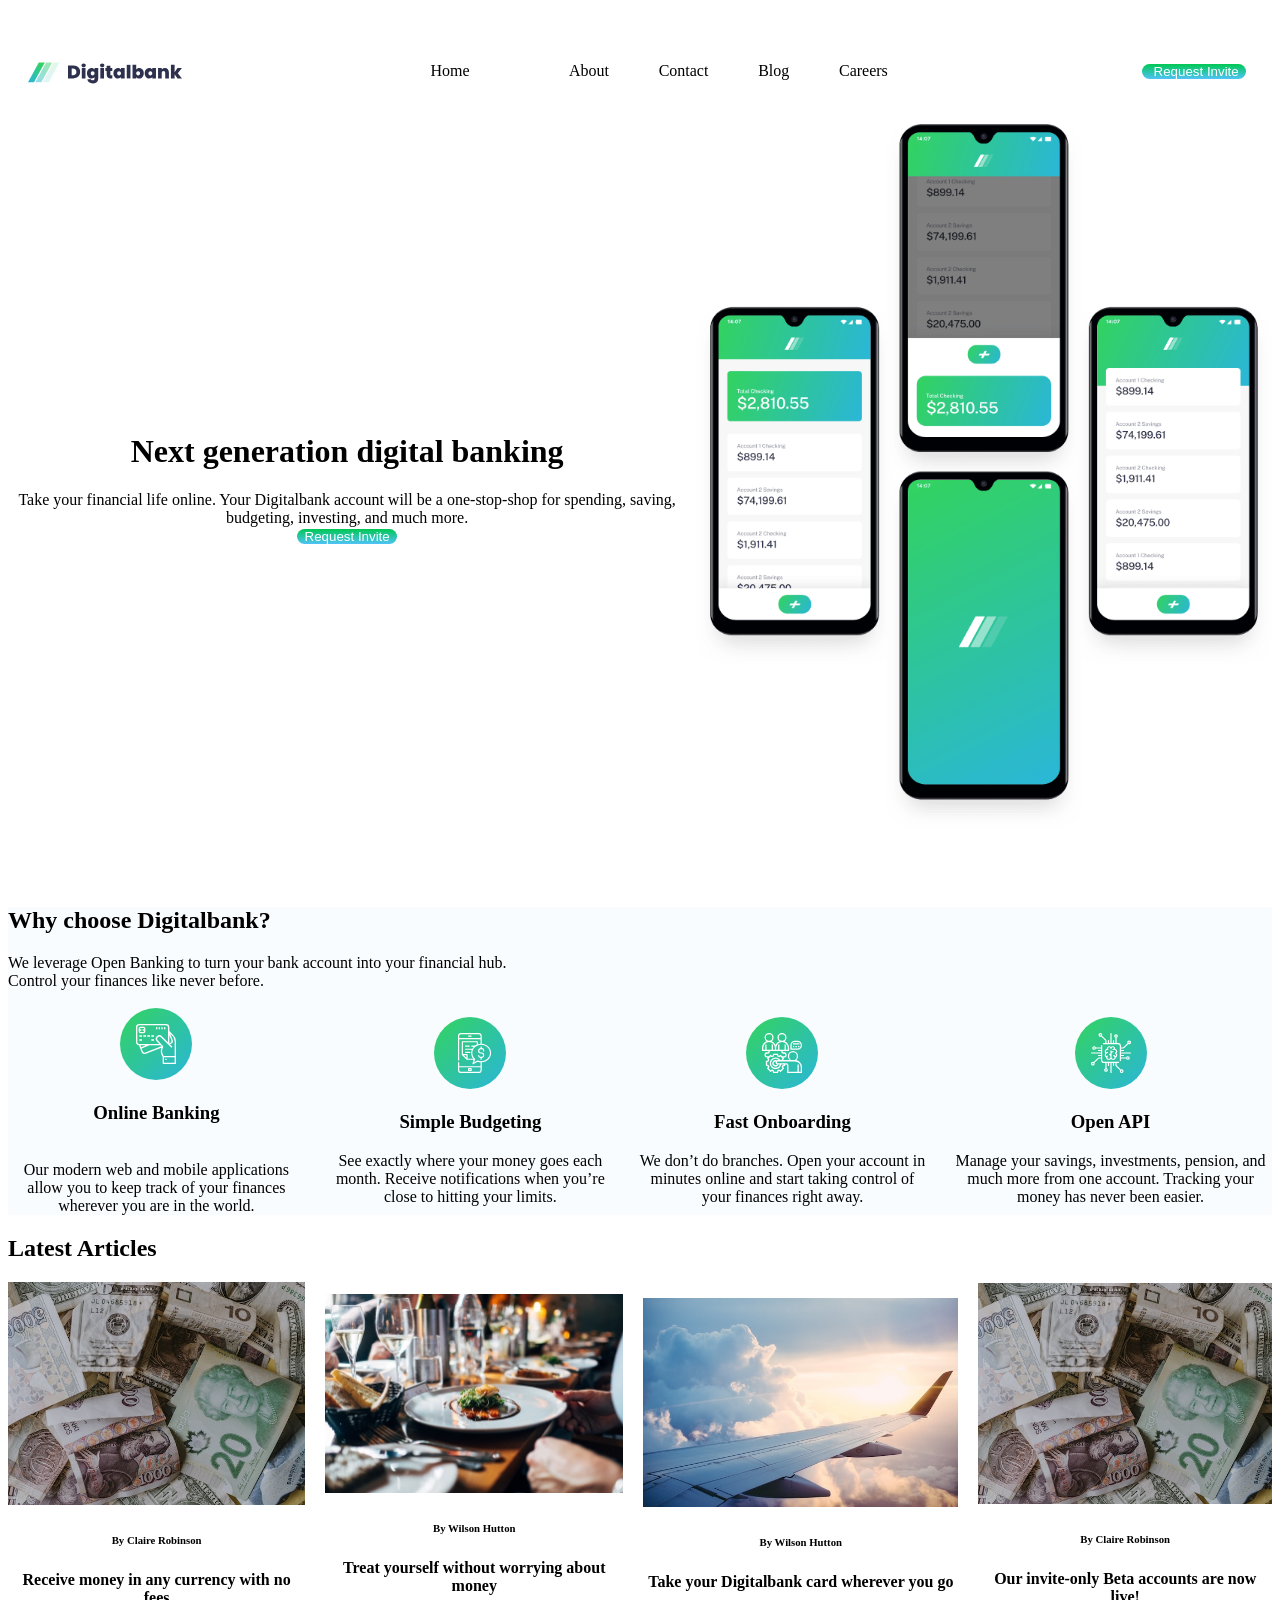
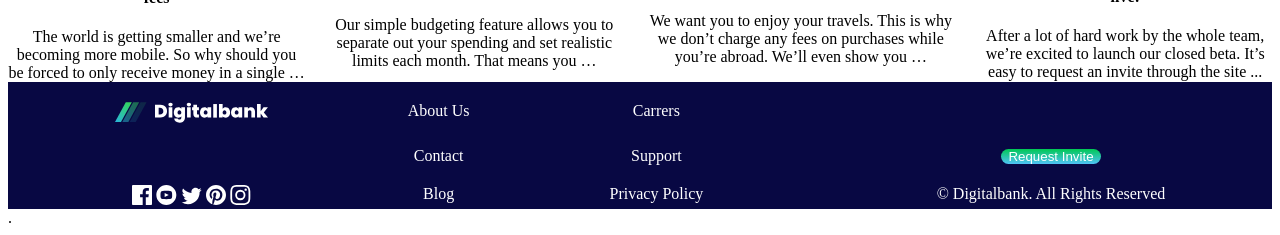
<file: Index.html>
<!DOCTYPE html>
<html lang="es">
<head>
     <meta charset="UTF-8">
    <meta name="viewport" content="width=device-width, initial-scale=1.0">
    <link rel="stylesheet" href="./DigitalBank.css">
  
    <title>Frontend Mentor | Digitalbank landing page</title>

 
</head>
<body >
  <br>
  <br>
  <br>
  <NAV>
    <div id="CajaPadre">
      <div >
        <img src="./images/logo-dark.svg" alt="">
      </div>
      <div class="CajaHijo"> 
        </div><div >         
        </div><div >         
        </div><div >        
      </div>
      <div class="CajaHijo">
        <a href="">Home</a> 
      </div>
      <div class="CajaHijo">
         
      </div>
      <div class="CajaHijo">
        <a href="">About</a> 
      </div>
      <div  class="CajaHijo">
        <a href="">Contact</a>
      </div>
      <div  class="CajaHijo">
        <a href="">Blog</a>
      </div>
      <div  class="CajaHijo">
        <a href="">Careers</a>
      </div>
      <div >
         
      </div>
      <div>
         
      </div>
      <div ">
         
      </div>
            <div >
         
      </div>
      <div class="BotonCabecera">
        <button > <a href="" >&nbsp; &nbsp;Request Invite&nbsp;&nbsp; </a></button>
      </div>
    </div>    
  </NAV>
  <br>
  <br>
<DIV id="SegundaCajaPadre">
  <DIv class="Caja2-2">
    <h1>Next generation digital banking</h1>

    Take your financial life online. Your Digitalbank account will be a one-stop-shop 
    for spending, saving, budgeting, investing, and much more.
  
  
    <br>
    <button> <a href="" >&nbsp;&nbsp;Request Invite&nbsp;&nbsp;</a></button>
   
  </DIv>
  <Div >
    <img src="./images/image-mockups.png" alt="">
  </Div>
</DIV>




<br>
<br>
<br>
      <div id="CajaWhy">
        <h2>
        Why choose Digitalbank?
        </h2>
        We leverage Open Banking to turn your bank account into your financial hub. <br>
        Control your finances like never before.
        <br>
        <br>
        
      </div>
    <div id="CajaPadre3">

      <div>
        <img src="./images/icon-online.svg" alt="">
        <h3>Online Banking</h3>
        <br>
        Our modern web and mobile applications allow you to keep track of your finances 
        wherever you are in the world.
      </div>
      <div >
        <img src="./images/icon-budgeting.svg" alt="">
         <h3>Simple Budgeting</h3>
          See exactly where your money goes each month. Receive notifications when you’re 
          close to hitting your limits.  
      </div>
      <div >
        <img src="./images/icon-onboarding.svg" alt="">
        <h3>Fast Onboarding</h3>
        We don’t do branches. Open your account in minutes online and start taking control 
        of your finances right away.   
      </div>
      <div">
        <img src="./images/icon-api.svg" alt="">
        <h3>Open API</h3>
        Manage your savings, investments, pension, and much more from one account. Tracking 
        your money has never been easier.   
      </div>
      <div >
           
      </div>
      <div >
       
      </div>
      <div >
      </Div>
      
    </div>











  
<h2>
  Latest Articles
</h2>
<div id="CajaArticles">

  <div>
    <img src="./images/image-currency.jpg" alt="" class="ImageArticles">
    <h6>By Claire Robinson</h6>
    <h4>
    Receive money in any currency with no fees
    </h4>
    The world is getting smaller and we’re becoming more mobile. So why should you be 
    forced to only receive money in a single …
  </div>



  <div>
    <img src="./images/image-restaurant.jpg" alt="" class="ImageArticles">
    <h6>By Wilson Hutton</h6>
    <h4>
    Treat yourself without worrying about money
    </h4>

  
  Our simple budgeting feature allows you to separate out your spending and set 
  realistic limits each month. That means you …
  </div>

    <div>
    <img src="./images/image-plane.jpg" alt="" class="ImageArticles">
    <h6>By Wilson Hutton</h6>
    <h4>
    Take your Digitalbank card wherever you go
    </h4>
  
  
  We want you to enjoy your travels. This is why we don’t charge any fees on purchases 
  while you’re abroad. We’ll even show you …
  </div>

    <div>
    <img src="./images/image-currency.jpg" alt="" class="ImageArticles">
    <h6> By Claire Robinson</h6>
    <h4>
    Our invite-only Beta accounts are now live!
    </h4>
 
  
  After a lot of hard work by the whole team, we’re excited to launch our closed beta. 
  It’s easy to request an invite through the site ...
  </div>

</div>  




<footer >
 <div id="CajaFooter">

  <div class="CajaHijo1Footer"></div>
  


  <div><br></div>
  <div><br></div>
  <div>
    <img src="./images/logo-light.svg" alt="">

  </div>
  <div><br></div>
  <div><br></div>
  <div class="aFooter"><a href="" >About Us</a> </div>
  <div><br></div>
  <div><br></div>
  <div class="aFooter"><a href="" >Carrers</a>  </div>
  <div><br></div>
  <div><br></div>
  <div><br></div>
  <div><br></div>  
  <div><br></div>  
  <div><br></div>  
  <div><br></div>   
  
  
 <div><br></div>
  <div><br></div>
  <div><br></div>  
  <div><br></div>  
  <div><br></div>  
 

    <div class="aFooter"><a href="" >Contact</a></div>
  <div><br></div>
  <div><br></div>
    <div class="aFooter"><a href="" >Support</a></div>
  <div><br></div>
  <div><br></div> 
    <div><br></div>
  <div><br></div> 
 <div class="BotonFooter"><button> <a href="" >&nbsp;&nbsp;Request Invite&nbsp;&nbsp;</a></button></div>
  <div><br></div>
  <div><br></div>    

  <div><br></div>
  <div><br></div> 
  <div>
    <img src="./images/icon-facebook.svg" alt="">
    <img src="./images/icon-youtube.svg" alt="">
    <img src="./images/icon-twitter.svg" alt="">
    <img src="./images/icon-pinterest.svg" alt="">
    <img src="./images/icon-instagram.svg" alt="">
  </div>
  <div><br></div>
  <div><br></div> 
  <div class="aFooter"><a href="" >Blog</a></div>
  <div><br></div>
  <div><br></div> 
  <div class="aFooter"><a href="">Privacy Policy</a></div>
  <div><br></div>
  <div><br></div> 
  <div><br></div>
  <div><br></div>

  <div>© Digitalbank. All Rights Reserved</div>
  <div><br></div>
<div><br></div>
    



  </div> 

    .
  </footer>
</body>
</html>
</file>
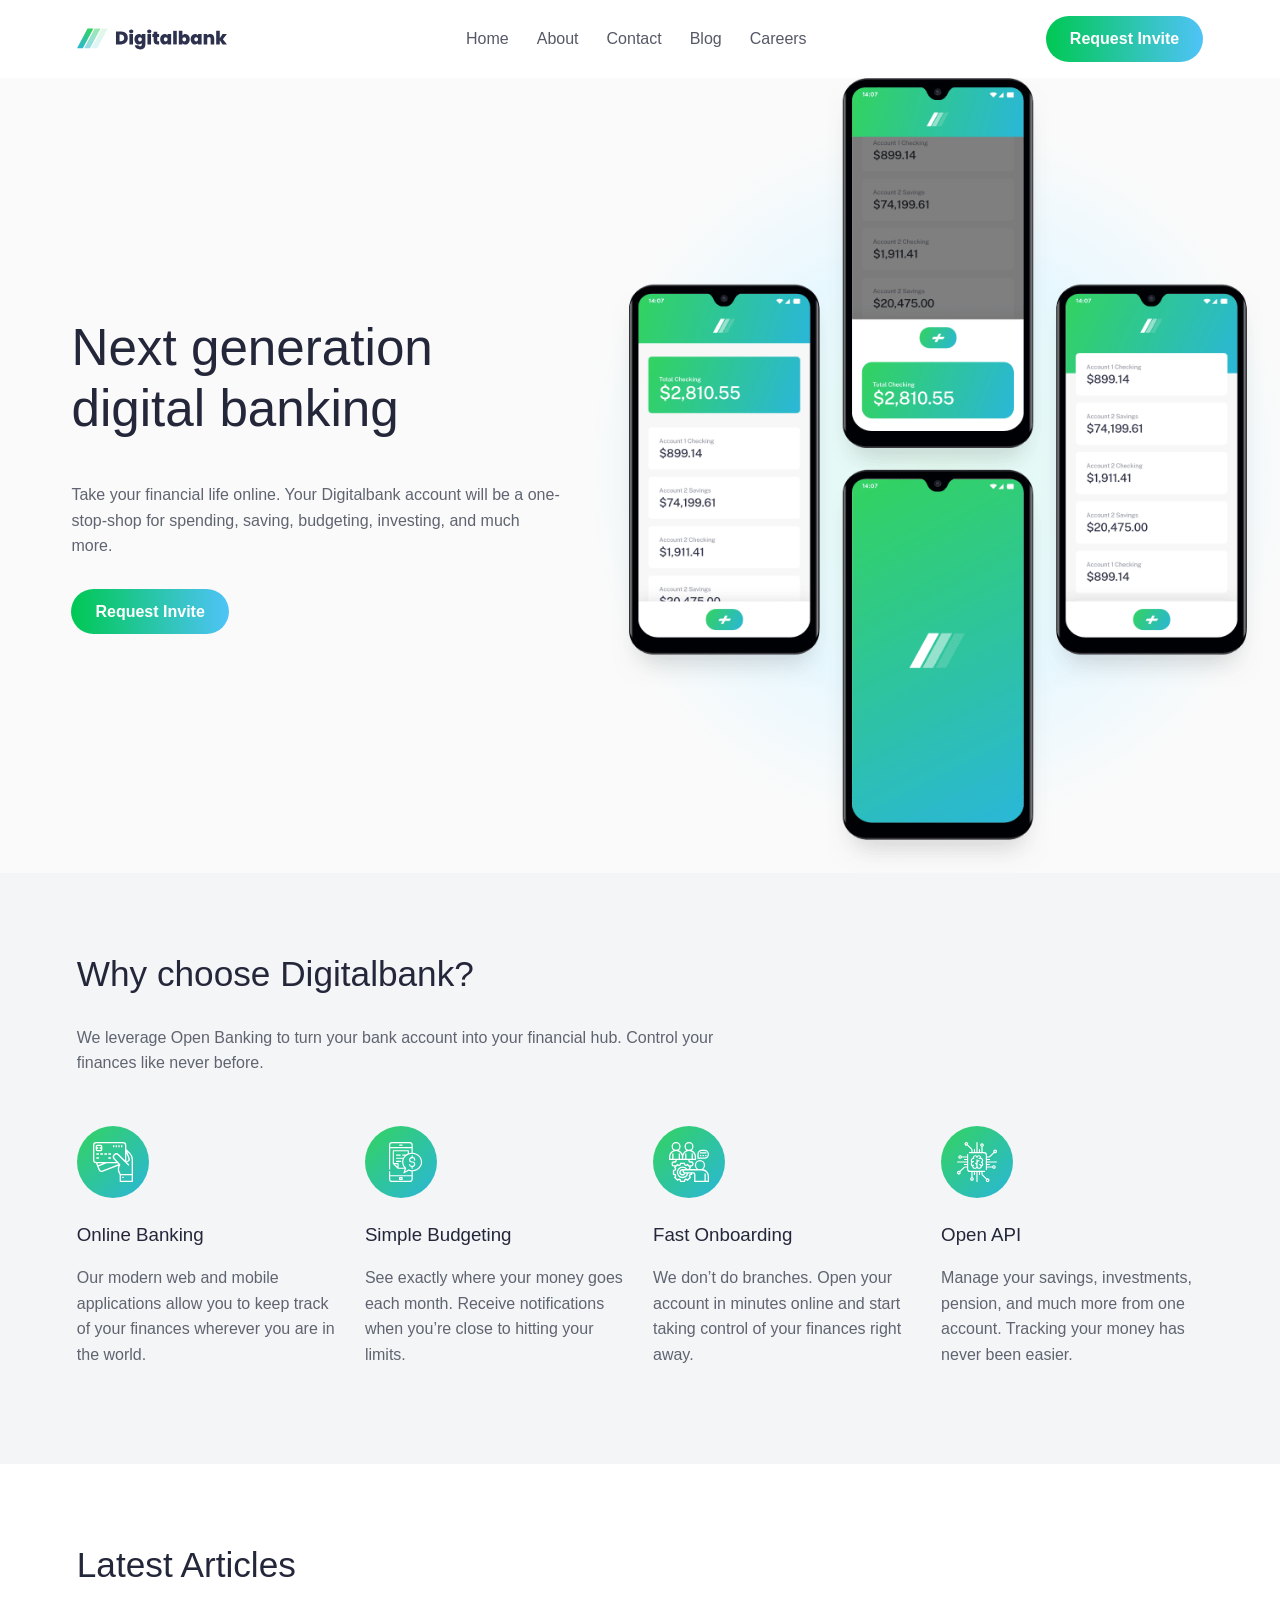
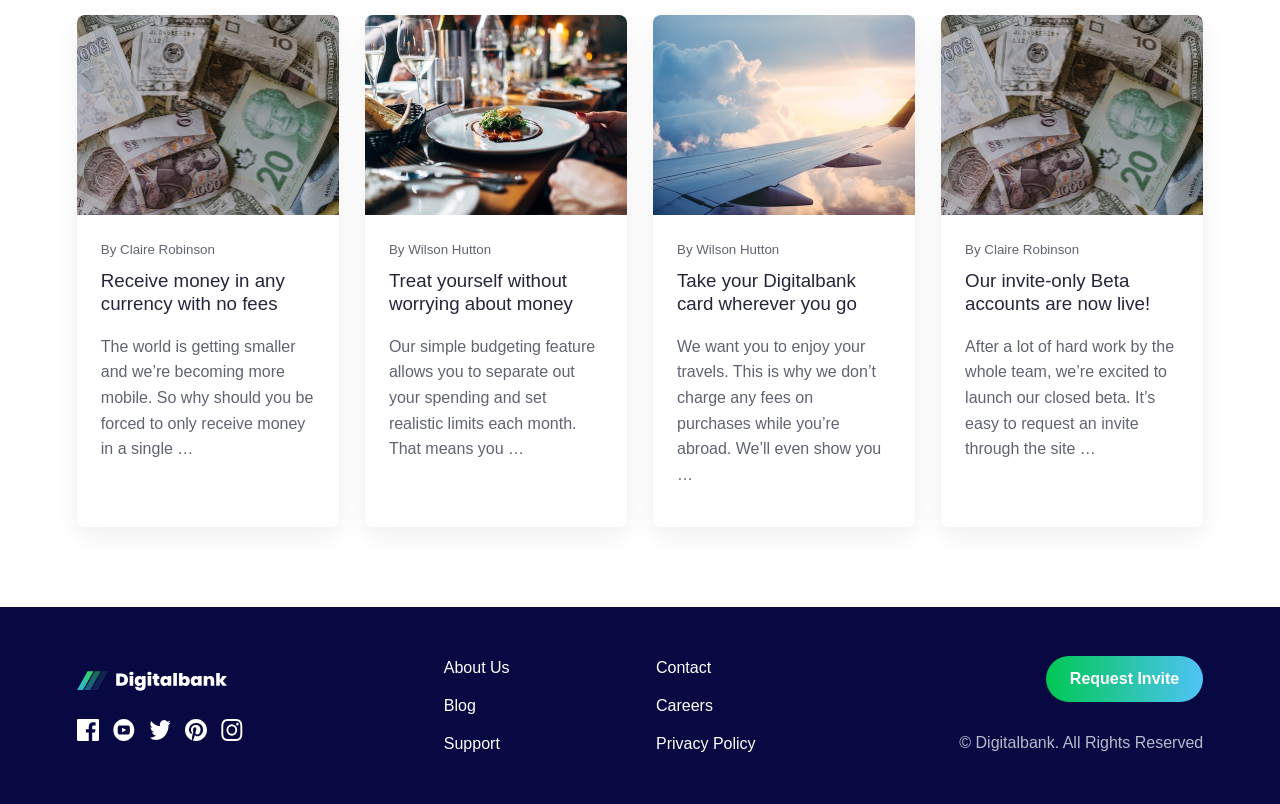
<file: DigitalBank-mobile.html>
<!DOCTYPE html>
<html lang="es">
<head>
  <meta charset="UTF-8">
  <meta name="viewport" content="width=device-width, initial-scale=1.0">
  <link rel="stylesheet" href="./DigitalBank-mobile.css">
  <title>Frontend Mentor | Digitalbank landing page</title>
</head>
<body>
  <header class="header">
    <a href="#" class="logo-link" aria-label="Digitalbank - Inicio">
      <img src="./images/logo-dark.svg" alt="Digitalbank" class="logo">
    </a>

    <button class="menu-button" type="button" aria-label="Abrir menú" aria-expanded="false">
      <span></span><span></span><span></span>
    </button>

    <nav class="main-nav" aria-label="Menú principal">
      <a href="#">Home</a>
      <a href="#">About</a>
      <a href="#">Contact</a>
      <a href="#">Blog</a>
      <a href="#">Careers</a>
    </nav>

    <a href="#" class="invite-button header-invite">Request Invite</a>
  </header>

  <main>
    <section class="hero">
      <div class="hero-image">
        <img src="./images/image-mockups.png" alt="Aplicación móvil de Digitalbank">
      </div>
      <div class="hero-content">
        <h1>Next generation digital banking</h1>
        <p>Take your financial life online. Your Digitalbank account will be a one-stop-shop for spending, saving, budgeting, investing, and much more.</p>
        <a href="#" class="invite-button">Request Invite</a>
      </div>
    </section>

    <section class="features">
      <div class="section-intro">
        <h2>Why choose Digitalbank?</h2>
        <p>We leverage Open Banking to turn your bank account into your financial hub. Control your finances like never before.</p>
      </div>

      <div class="feature-grid">
        <article class="feature-card">
          <img src="./images/icon-online.svg" alt="">
          <h3>Online Banking</h3>
          <p>Our modern web and mobile applications allow you to keep track of your finances wherever you are in the world.</p>
        </article>
        <article class="feature-card">
          <img src="./images/icon-budgeting.svg" alt="">
          <h3>Simple Budgeting</h3>
          <p>See exactly where your money goes each month. Receive notifications when you’re close to hitting your limits.</p>
        </article>
        <article class="feature-card">
          <img src="./images/icon-onboarding.svg" alt="">
          <h3>Fast Onboarding</h3>
          <p>We don’t do branches. Open your account in minutes online and start taking control of your finances right away.</p>
        </article>
        <article class="feature-card">
          <img src="./images/icon-api.svg" alt="">
          <h3>Open API</h3>
          <p>Manage your savings, investments, pension, and much more from one account. Tracking your money has never been easier.</p>
        </article>
      </div>
    </section>

    <section class="articles-section">
      <h2>Latest Articles</h2>
      <div class="articles-grid">
        <article class="article-card">
          <img src="./images/image-currency.jpg" alt="Billetes de diferentes monedas">
          <div class="article-content">
            <small>By Claire Robinson</small>
            <h3>Receive money in any currency with no fees</h3>
            <p>The world is getting smaller and we’re becoming more mobile. So why should you be forced to only receive money in a single …</p>
          </div>
        </article>
        <article class="article-card">
          <img src="./images/image-restaurant.jpg" alt="Mesa servida en un restaurante">
          <div class="article-content">
            <small>By Wilson Hutton</small>
            <h3>Treat yourself without worrying about money</h3>
            <p>Our simple budgeting feature allows you to separate out your spending and set realistic limits each month. That means you …</p>
          </div>
        </article>
        <article class="article-card">
          <img src="./images/image-plane.jpg" alt="Avión durante un viaje">
          <div class="article-content">
            <small>By Wilson Hutton</small>
            <h3>Take your Digitalbank card wherever you go</h3>
            <p>We want you to enjoy your travels. This is why we don’t charge any fees on purchases while you’re abroad. We’ll even show you …</p>
          </div>
        </article>
        <article class="article-card">
          <img src="./images/image-currency.jpg" alt="Dinero para una cuenta digital">
          <div class="article-content">
            <small>By Claire Robinson</small>
            <h3>Our invite-only Beta accounts are now live!</h3>
            <p>After a lot of hard work by the whole team, we’re excited to launch our closed beta. It’s easy to request an invite through the site …</p>
          </div>
        </article>
      </div>
    </section>
  </main>

  <footer class="footer">
    <div class="footer-brand">
      <img src="./images/logo-light.svg" alt="Digitalbank" class="logo">
      <div class="social-links">
        <a href="#"><img src="./images/icon-facebook.svg" alt="Facebook"></a>
        <a href="#"><img src="./images/icon-youtube.svg" alt="YouTube"></a>
        <a href="#"><img src="./images/icon-twitter.svg" alt="Twitter"></a>
        <a href="#"><img src="./images/icon-pinterest.svg" alt="Pinterest"></a>
        <a href="#"><img src="./images/icon-instagram.svg" alt="Instagram"></a>
      </div>
    </div>

    <nav class="footer-nav" aria-label="Enlaces del pie de página">
      <a href="#">About Us</a>
      <a href="#">Contact</a>
      <a href="#">Blog</a>
      <a href="#">Careers</a>
      <a href="#">Support</a>
      <a href="#">Privacy Policy</a>
    </nav>

    <div class="footer-action">
      <a href="#" class="invite-button">Request Invite</a>
      <p>© Digitalbank. All Rights Reserved</p>
    </div>
  </footer>

  <script>
    const menuButton = document.querySelector('.menu-button');
    const mainNav = document.querySelector('.main-nav');

    menuButton.addEventListener('click', () => {
      const isOpen = mainNav.classList.toggle('is-open');
      menuButton.setAttribute('aria-expanded', isOpen);
    });
  </script>
</body>
</html>
</file>
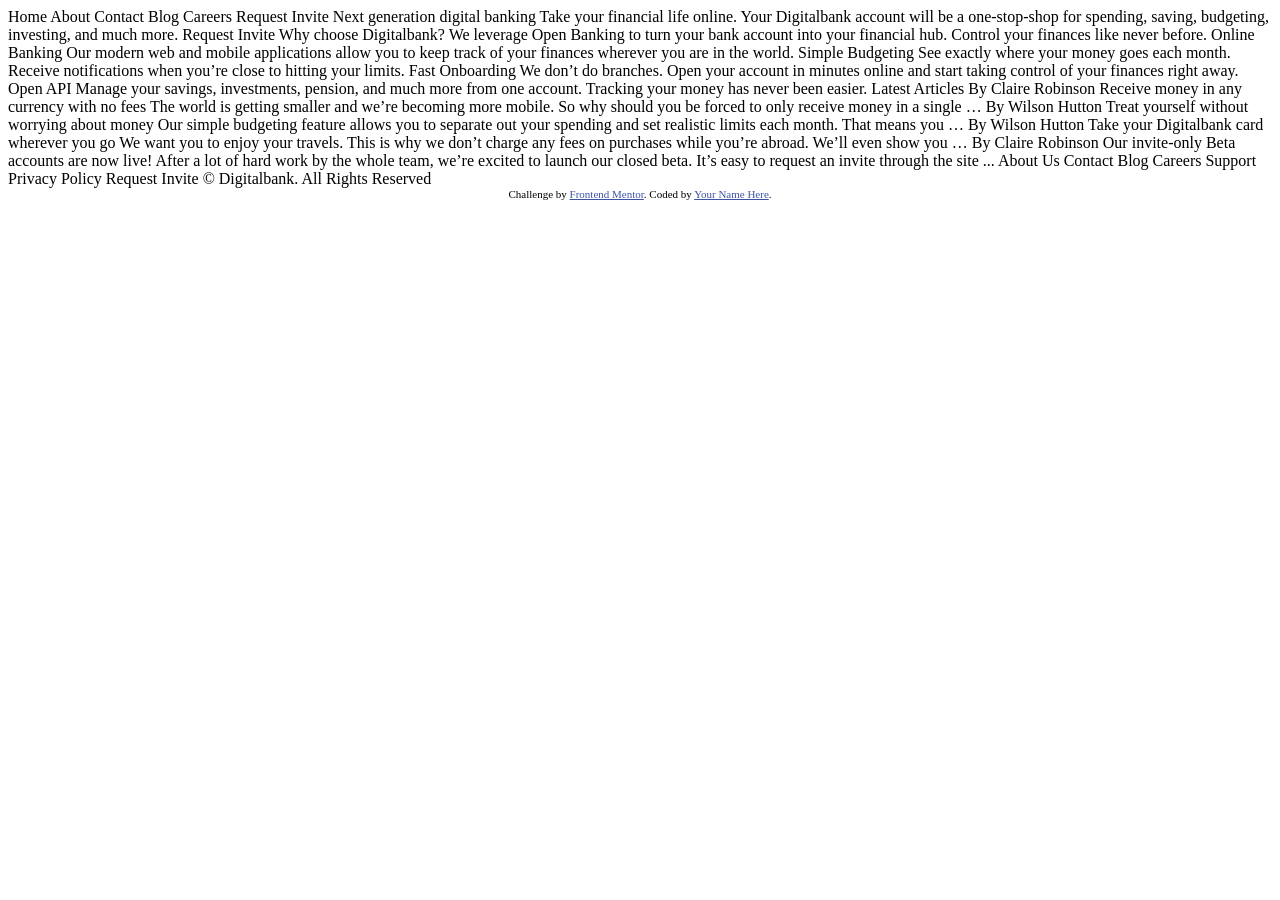
<file: indexAnterior.html>
<!DOCTYPE html>
<html lang="en">
<head>
  <meta charset="UTF-8">
  <meta name="viewport" content="width=device-width, initial-scale=1.0"> <!-- displays site properly based on user's device -->

  <link rel="icon" type="image/png" sizes="32x32" href="./images/favicon-32x32.png">
  
  <title>Frontend Mentor | Digitalbank landing page</title>

  <!-- Feel free to remove these styles or customise in your own stylesheet 👍 -->
  <style>
    .attribution { font-size: 0.6875rem; text-align: center; }
    .attribution a { color: hsl(228, 45%, 44%); }
  </style>
</head>
<body>

  Home
  About
  Contact
  Blog
  Careers

  Request Invite



  Next generation digital banking

  Take your financial life online. Your Digitalbank account will be a one-stop-shop 
  for spending, saving, budgeting, investing, and much more.

  Request Invite



  Why choose Digitalbank?

  We leverage Open Banking to turn your bank account into your financial hub. Control 
  your finances like never before.

  Online Banking
  Our modern web and mobile applications allow you to keep track of your finances 
  wherever you are in the world.

  Simple Budgeting
  See exactly where your money goes each month. Receive notifications when you’re 
  close to hitting your limits.

  Fast Onboarding
  We don’t do branches. Open your account in minutes online and start taking control 
  of your finances right away.

  Open API
  Manage your savings, investments, pension, and much more from one account. Tracking 
  your money has never been easier.

  

  Latest Articles

  By Claire Robinson
  Receive money in any currency with no fees
  The world is getting smaller and we’re becoming more mobile. So why should you be 
  forced to only receive money in a single …

  By Wilson Hutton
  Treat yourself without worrying about money
  Our simple budgeting feature allows you to separate out your spending and set 
  realistic limits each month. That means you …

  By Wilson Hutton
  Take your Digitalbank card wherever you go
  We want you to enjoy your travels. This is why we don’t charge any fees on purchases 
  while you’re abroad. We’ll even show you …

  By Claire Robinson
  Our invite-only Beta accounts are now live!
  After a lot of hard work by the whole team, we’re excited to launch our closed beta. 
  It’s easy to request an invite through the site ...

  

  About Us
  Contact
  Blog
  Careers
  Support
  Privacy Policy

  Request Invite

  © Digitalbank. All Rights Reserved
  
  <footer class="attribution">
    Challenge by <a href="https://www.frontendmentor.io?ref=challenge">Frontend Mentor</a>. 
    Coded by <a href="#">Your Name Here</a>.
  </footer>
</body>
</html>
</file>
<file: DigitalBank.css>
#CajaPadre{
    display: grid;
    grid-template-columns: repeat(16, auto);
    text-align: center;
    gap: 10px;
}
.CajaHijo a {
color: black;
text-decoration: none;
}


.BotonCabecera
a{
display: flex;
  border-radius: 8px;
  text-decoration: none;
  outline: none;
  color: white;
  background: linear-gradient(180deg, #00C853, #4FC3F7);

}
.BotonCabecera
button{
   border: none;
   background-color: white; 

}

#SegundaCajaPadre{
    display: grid;
    grid-template-columns: repeat(2, auto);
    text-align: center;
    display: flex;
    align-items: center;
    gap: 10px;
}
#CajaWhy{
    background-color: #f0f8ff6f;

}

#CajaPadre3{
    background-color: #f0f8ff6f;
    display: grid;
    grid-template-columns: repeat(6, auto);
    text-align: center;
    display: flex;
    align-items: center;
    gap: 20px;
}

.CajaHijo3{
    min-height: 300;
   grid-column: 1/7;
}

#CajaArticles{
min-height: 100;
    display: grid;
    grid-template-columns: repeat(4, auto);
    text-align: center;
    align-items: center;
    gap: 20px;
}
.ImageArticles{
    width: 100%
}

#CajaFooter{
    display: grid;
    grid-template-columns: repeat(16, auto);
    text-align: center;
    gap: 20px;
    background-color: rgb(8, 8, 67);
    color:White ;
}

.aFooter a {
color: white;
text-decoration: none;
}

.CajaHijo1Footer{
grid-column: 1/17;
}

.BotonFooter
a{
display: flex;
  border-radius: 8px;
  text-decoration: none;
  outline: none;
  color: white;
  background: linear-gradient(180deg, #00C853, #4FC3F7);

}
.BotonFooter
button{
   border: none;
   background-color: rgb(8, 8, 67);

}

.Caja2-2
a{
display: flex;
  border-radius: 8px;
  text-decoration: none;
  outline: none;
  color: white;
  background: linear-gradient(180deg, #00C853, #4FC3F7);

}
.Caja2-2
button{
   border: none;
   background-color: white

}

/*--- TABLET---- */
@media (max-width: 768px) {

    #CajaPadre {
        grid-template-columns: 1fr;
        gap: 15px;
    }

    #SegundaCajaPadre {
        flex-direction: column;
        text-align: center;
    }

    #SegundaCajaPadre img {
        width: 100%;
        max-width: 400px;
    }

    #CajaPadre3 {
        display: grid;
        grid-template-columns: repeat(2, 1fr);
        gap: 20px;
    }

    #CajaArticles {
        grid-template-columns: repeat(2, 1fr);
    }

    #CajaFooter {
        grid-template-columns: repeat(2, 1fr);
    }
}

img {
max-width: 100%;
height: auto;
}

/* ---MOBILE--- */
@media (max-width: 480px) {

    #CajaPadre {
        display: flex;
        flex-direction: column;
        align-items: center;
    }

    .CajaHijo {
        width: 100%;
        text-align: center;
    }

    #SegundaCajaPadre {
        flex-direction: column;
        padding: 10px;
    }

    #SegundaCajaPadre img {
        width: 100%;
        height: auto;
    }

    #CajaPadre3 {
        grid-template-columns: 1fr;
        text-align: center;
    }

    #CajaArticles {
        grid-template-columns: 1fr;
    }

    #CajaFooter {
        grid-template-columns: 1fr;
        text-align: center;
    }

    .ImageArticles {
        width: 100%;
        height: auto;
    }

    button {
        width: 100%;
        max-width: 250px;
    }
}
</file>
<file: DigitalBank-mobile.css>
* {
  box-sizing: border-box;
}

:root {
  --dark-blue: #080843;
  --text: #5f6470;
  --light-bg: #f4f5f7;
  --green: #00c853;
  --sky-blue: #4fc3f7;
}

body {
  margin: 0;
  font-family: Arial, Helvetica, sans-serif;
  color: var(--text);
  line-height: 1.6;
  background: #fff;
}

img {
  max-width: 100%;
  display: block;
}

h1, h2, h3, p {
  margin-top: 0;
}

h1, h2, h3 {
  color: #24263a;
  font-weight: 400;
  line-height: 1.2;
}

a {
  text-decoration: none;
}

.header {
  min-height: 72px;
  padding: 16px 6%;
  display: flex;
  align-items: center;
  justify-content: space-between;
  gap: 24px;
  background: #fff;
  position: relative;
  z-index: 20;
}

.logo {
  width: 150px;
}

.main-nav {
  display: flex;
  gap: 28px;
}

.main-nav a {
  color: #565866;
}

.invite-button {
  display: inline-flex;
  min-height: 44px;
  padding: 10px 24px;
  align-items: center;
  justify-content: center;
  border-radius: 24px;
  color: #fff;
  font-weight: 700;
  background: linear-gradient(90deg, var(--green), var(--sky-blue));
}

.menu-button {
  display: none;
  width: 42px;
  height: 42px;
  padding: 8px;
  border: 0;
  background: transparent;
  cursor: pointer;
}

.menu-button span {
  display: block;
  height: 2px;
  margin: 5px 0;
  background: #2d314d;
}

.hero {
  min-height: 520px;
  display: grid;
  grid-template-columns: 1fr 1.15fr;
  align-items: center;
  overflow: hidden;
  background: #fafafa;
}

.hero-content {
  max-width: 560px;
  padding: 70px 0 70px 12%;
  grid-column: 1;
  grid-row: 1;
}

.hero-content h1 {
  font-size: clamp(2.4rem, 4vw, 4rem);
}

.hero-content p {
  margin-bottom: 30px;
}

.hero-image {
  grid-column: 2;
  grid-row: 1;
  align-self: stretch;
  display: flex;
  align-items: center;
  justify-content: center;
  background: radial-gradient(circle at center, #e4fbf1 0, #e8f8ff 42%, transparent 68%);
}

.hero-image img {
  width: min(650px, 115%);
}

.features,
.articles-section {
  padding: 80px 6%;
}

.features {
  background: var(--light-bg);
}

.section-intro {
  max-width: 650px;
  margin-bottom: 50px;
}

.section-intro h2,
.articles-section > h2 {
  font-size: 2.2rem;
}

.feature-grid,
.articles-grid {
  display: grid;
  grid-template-columns: repeat(4, 1fr);
  gap: 26px;
}

.feature-card img {
  width: 72px;
  margin-bottom: 26px;
}

.article-card {
  overflow: hidden;
  border-radius: 8px;
  background: #fff;
  box-shadow: 0 8px 25px rgba(25, 30, 55, 0.07);
}

.article-card > img {
  width: 100%;
  height: 200px;
  object-fit: cover;
}

.article-content {
  padding: 24px;
}

.article-content small {
  display: block;
  margin-bottom: 10px;
}

.footer {
  padding: 48px 6%;
  display: grid;
  grid-template-columns: 1fr 1.2fr 1fr;
  gap: 40px;
  align-items: center;
  background: var(--dark-blue);
  color: #fff;
}

.footer-brand,
.footer-action {
  display: flex;
  flex-direction: column;
  gap: 28px;
}

.social-links {
  display: flex;
  gap: 14px;
}

.social-links img {
  width: 22px;
  height: 22px;
}

.footer-nav {
  display: grid;
  grid-template-columns: repeat(2, 1fr);
  gap: 12px 32px;
}

.footer-nav a {
  color: #fff;
}

.footer-action {
  align-items: flex-end;
  text-align: right;
}

.footer-action p {
  margin-bottom: 0;
  color: #b9bbca;
}

@media (max-width: 900px) {
  .header-invite {
    display: none;
  }

  .feature-grid,
  .articles-grid {
    grid-template-columns: repeat(2, 1fr);
  }

  .footer {
    grid-template-columns: 1fr 1fr;
  }

  .footer-action {
    grid-column: 1 / -1;
    align-items: center;
    text-align: center;
  }
}

@media (max-width: 600px) {
  .header {
    min-height: 64px;
    padding: 14px 20px;
  }

  .logo {
    width: 140px;
  }

  .menu-button {
    display: block;
  }

  .main-nav {
    display: none;
    position: absolute;
    top: 74px;
    left: 20px;
    right: 20px;
    padding: 24px;
    flex-direction: column;
    align-items: center;
    gap: 18px;
    border-radius: 8px;
    background: #fff;
    box-shadow: 0 15px 40px rgba(8, 8, 67, 0.22);
  }

  .main-nav.is-open {
    display: flex;
  }

  .hero {
    display: flex;
    flex-direction: column;
    min-height: auto;
  }

  .hero-image {
    width: 100%;
    height: 340px;
    order: 1;
    overflow: hidden;
  }

  .hero-image img {
    width: 430px;
    max-width: 120%;
  }

  .hero-content {
    order: 2;
    padding: 42px 24px 64px;
    text-align: center;
  }

  .hero-content h1 {
    font-size: 2.35rem;
  }

  .features,
  .articles-section {
    padding: 64px 24px;
  }

  .section-intro,
  .articles-section > h2 {
    text-align: center;
  }

  .section-intro h2,
  .articles-section > h2 {
    font-size: 2rem;
  }

  .feature-grid,
  .articles-grid {
    grid-template-columns: 1fr;
  }

  .feature-card {
    text-align: center;
  }

  .feature-card img {
    margin-left: auto;
    margin-right: auto;
  }

  .article-card > img {
    height: 220px;
  }

  .footer {
    padding: 48px 24px;
    grid-template-columns: 1fr;
    text-align: center;
  }

  .footer-brand,
  .footer-action {
    align-items: center;
  }

  .footer-nav {
    grid-template-columns: 1fr;
  }
}
</file>
